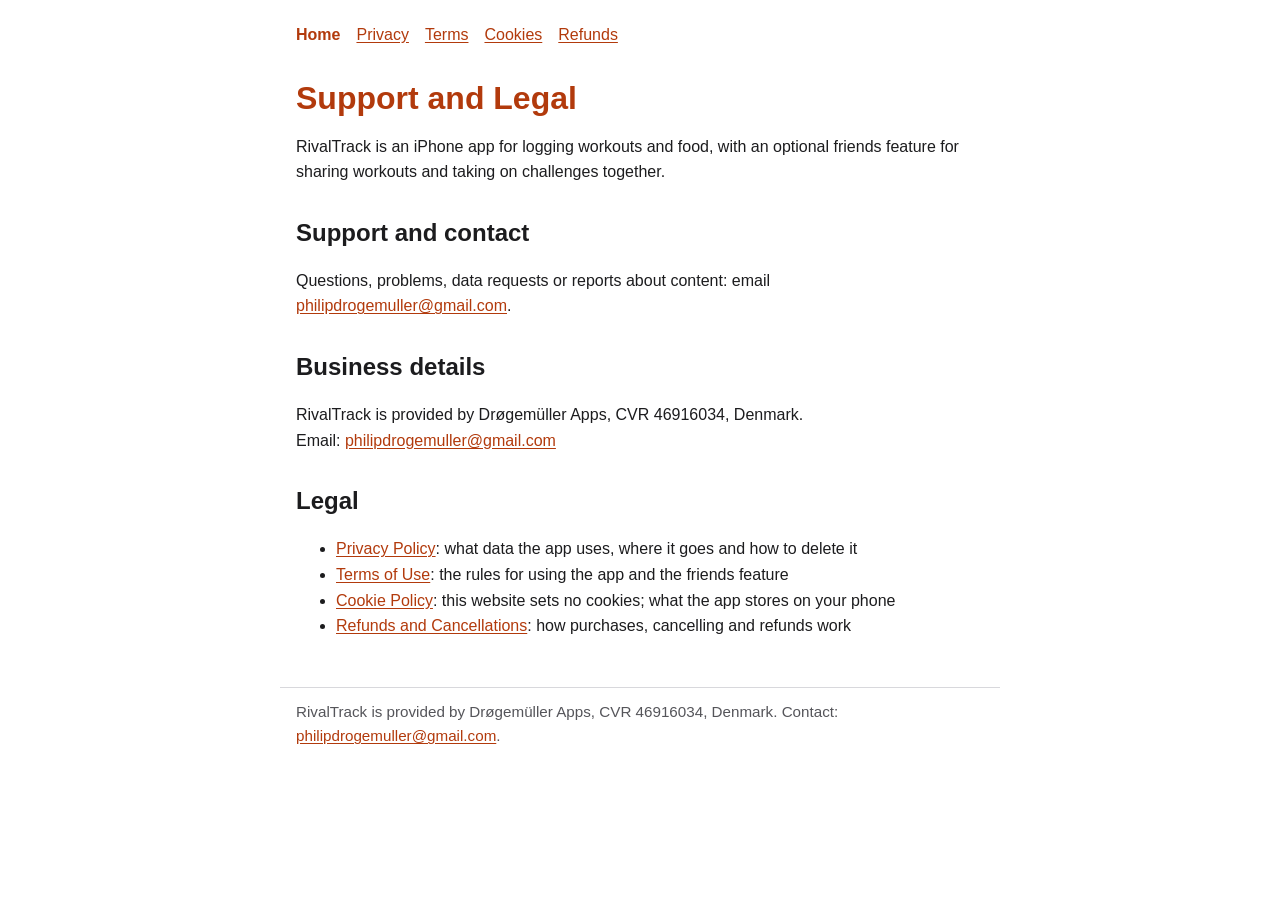
<file: index.html>
<!doctype html>
<html lang="en">
<head>
<meta charset="utf-8">
<meta name="viewport" content="width=device-width, initial-scale=1">
<title>Support and Legal · RivalTrack</title>
<meta name="description" content="RivalTrack: workout and food logging with friends. Support, business details and legal pages.">
<link rel="stylesheet" href="style.css">
</head>
<body>
<a class="skip" href="#main">Skip to content</a>
<header>
<nav aria-label="Main">
<ul>
<li><a href="index.html" aria-current="page">Home</a></li>
<li><a href="privacy.html">Privacy</a></li>
<li><a href="terms.html">Terms</a></li>
<li><a href="cookies.html">Cookies</a></li>
<li><a href="refunds.html">Refunds</a></li>
</ul>
</nav>
</header>
<main id="main" tabindex="-1">
<h1>Support and Legal</h1>
<p>RivalTrack is an iPhone app for logging workouts and food, with an optional friends feature for sharing workouts and taking on challenges together.</p>

<h2>Support and contact</h2>
<p>Questions, problems, data requests or reports about content: email <a href="mailto:philipdrogemuller@gmail.com">philipdrogemuller@gmail.com</a>.</p>

<h2>Business details</h2>
<p>RivalTrack is provided by Drøgemüller Apps, CVR 46916034, Denmark.<br>
Email: <a href="mailto:philipdrogemuller@gmail.com">philipdrogemuller@gmail.com</a></p>

<h2>Legal</h2>
<ul>
<li><a href="privacy.html">Privacy Policy</a>: what data the app uses, where it goes and how to delete it</li>
<li><a href="terms.html">Terms of Use</a>: the rules for using the app and the friends feature</li>
<li><a href="cookies.html">Cookie Policy</a>: this website sets no cookies; what the app stores on your phone</li>
<li><a href="refunds.html">Refunds and Cancellations</a>: how purchases, cancelling and refunds work</li>
</ul>
</main>
<footer>
<p>RivalTrack is provided by Drøgemüller Apps, CVR 46916034, Denmark. Contact: <a href="mailto:philipdrogemuller@gmail.com">philipdrogemuller@gmail.com</a>.</p>
</footer>
</body>
</html>
</file>
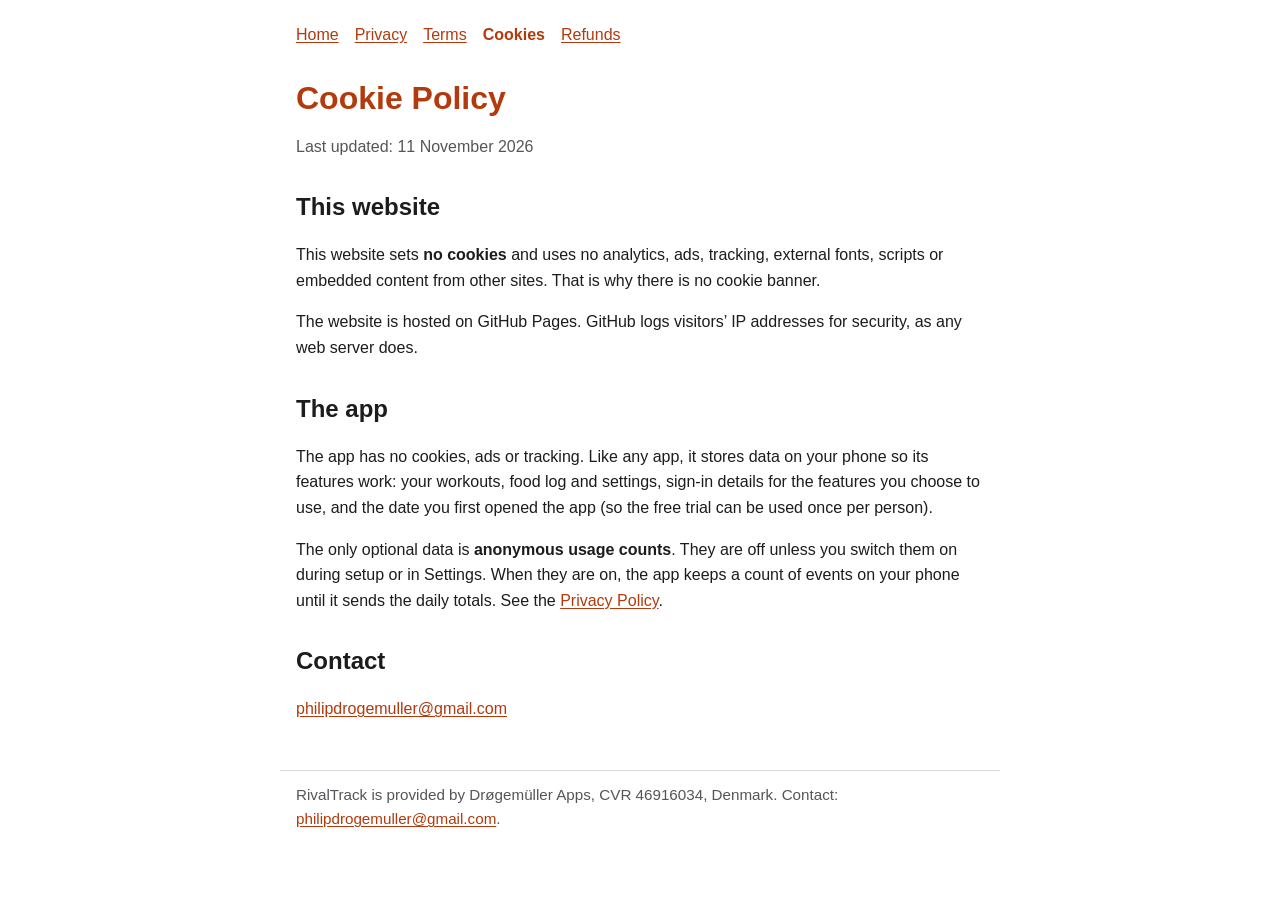
<file: cookies.html>
<!doctype html>
<html lang="en">
<head>
<meta charset="utf-8">
<meta name="viewport" content="width=device-width, initial-scale=1">
<title>Cookie Policy · RivalTrack</title>
<meta name="description" content="The RivalTrack website sets no cookies. What the app stores on your phone.">
<link rel="stylesheet" href="style.css">
</head>
<body>
<a class="skip" href="#main">Skip to content</a>
<header>
<nav aria-label="Main">
<ul>
<li><a href="index.html">Home</a></li>
<li><a href="privacy.html">Privacy</a></li>
<li><a href="terms.html">Terms</a></li>
<li><a href="cookies.html" aria-current="page">Cookies</a></li>
<li><a href="refunds.html">Refunds</a></li>
</ul>
</nav>
</header>
<main id="main" tabindex="-1">
<h1>Cookie Policy</h1>
<p class="updated">Last updated: 11 November 2026</p>

<h2 id="website">This website</h2>
<p>This website sets <strong>no cookies</strong> and uses no analytics, ads, tracking, external fonts, scripts or embedded content from other sites. That is why there is no cookie banner.</p>
<p>The website is hosted on GitHub Pages. GitHub logs visitors&rsquo; IP addresses for security, as any web server does.</p>

<h2 id="app">The app</h2>
<p>The app has no cookies, ads or tracking. Like any app, it stores data on your phone so its features work: your workouts, food log and settings, sign-in details for the features you choose to use, and the date you first opened the app (so the free trial can be used once per person).</p>
<p>The only optional data is <strong>anonymous usage counts</strong>. They are off unless you switch them on during setup or in Settings. When they are on, the app keeps a count of events on your phone until it sends the daily totals. See the <a href="privacy.html#usage">Privacy Policy</a>.</p>

<h2 id="contact">Contact</h2>
<p><a href="mailto:philipdrogemuller@gmail.com">philipdrogemuller@gmail.com</a></p>
</main>
<footer>
<p>RivalTrack is provided by Drøgemüller Apps, CVR 46916034, Denmark. Contact: <a href="mailto:philipdrogemuller@gmail.com">philipdrogemuller@gmail.com</a>.</p>
</footer>
</body>
</html>
</file>
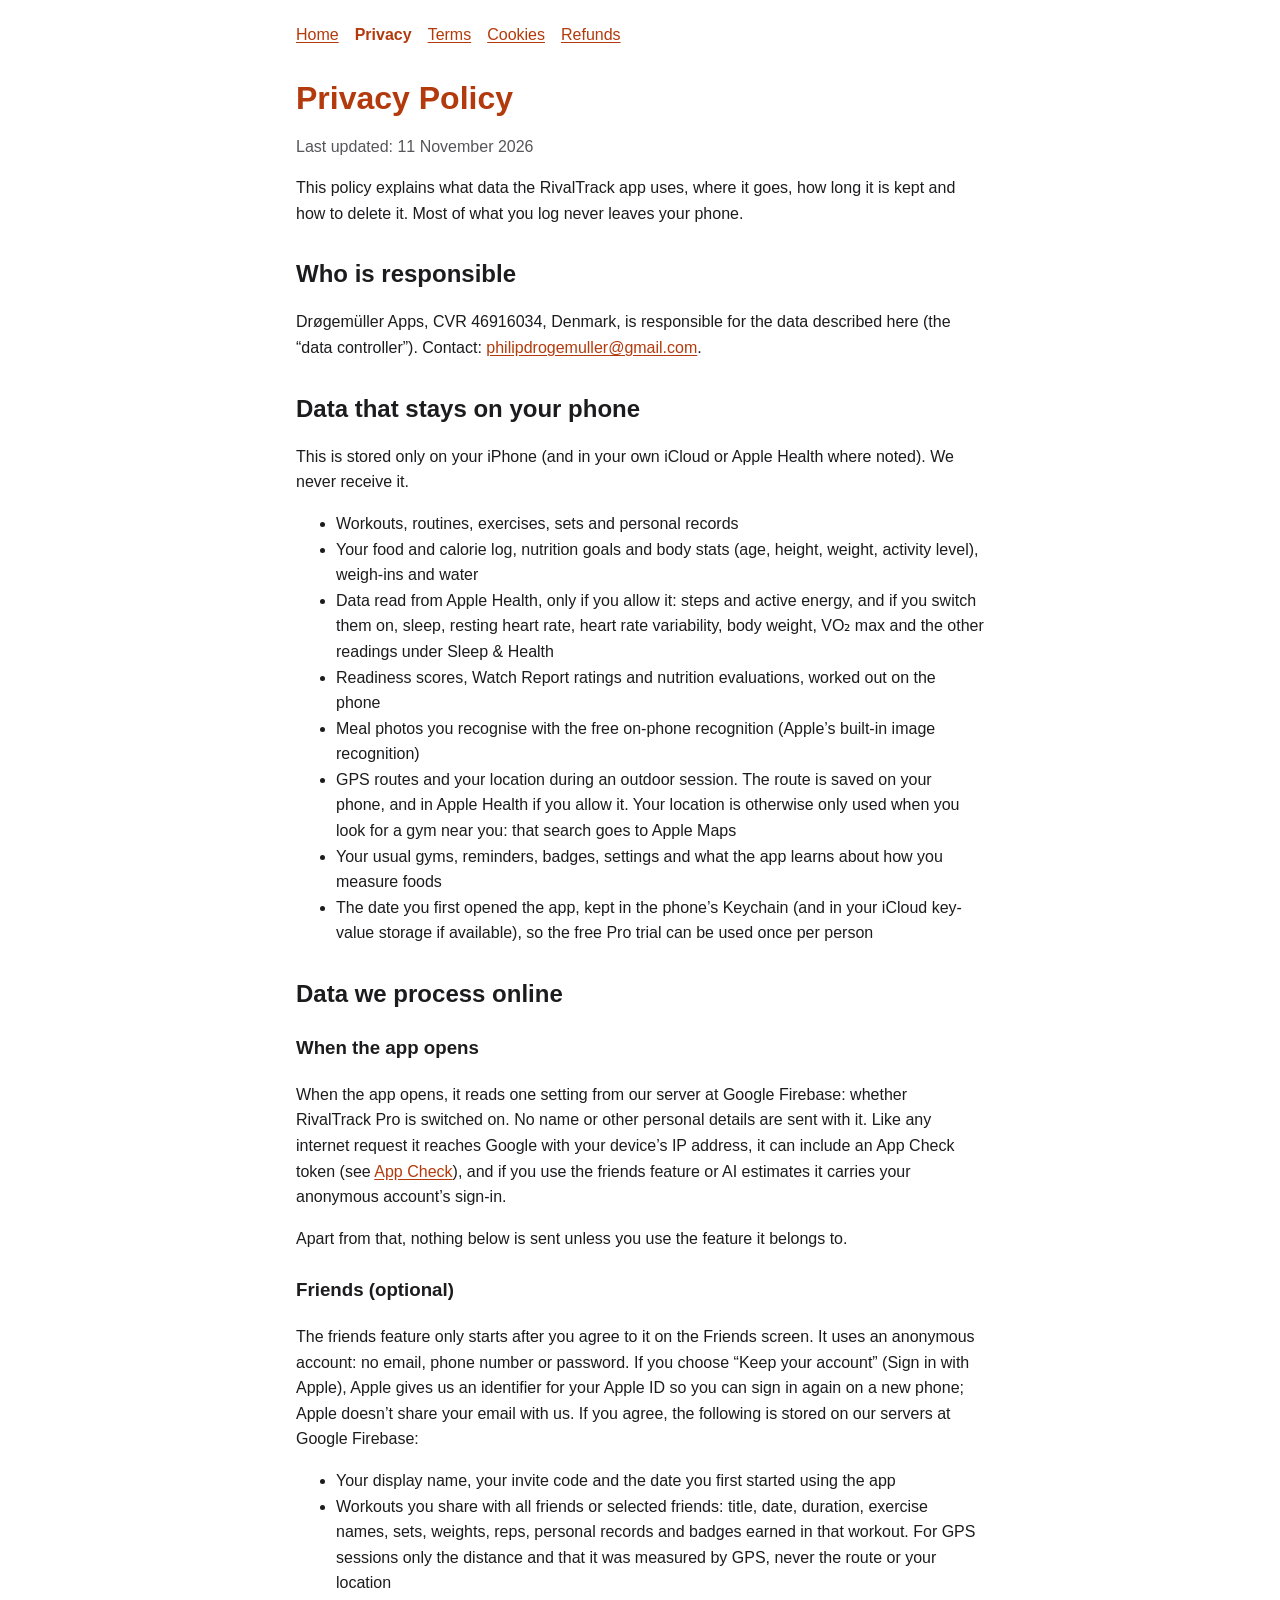
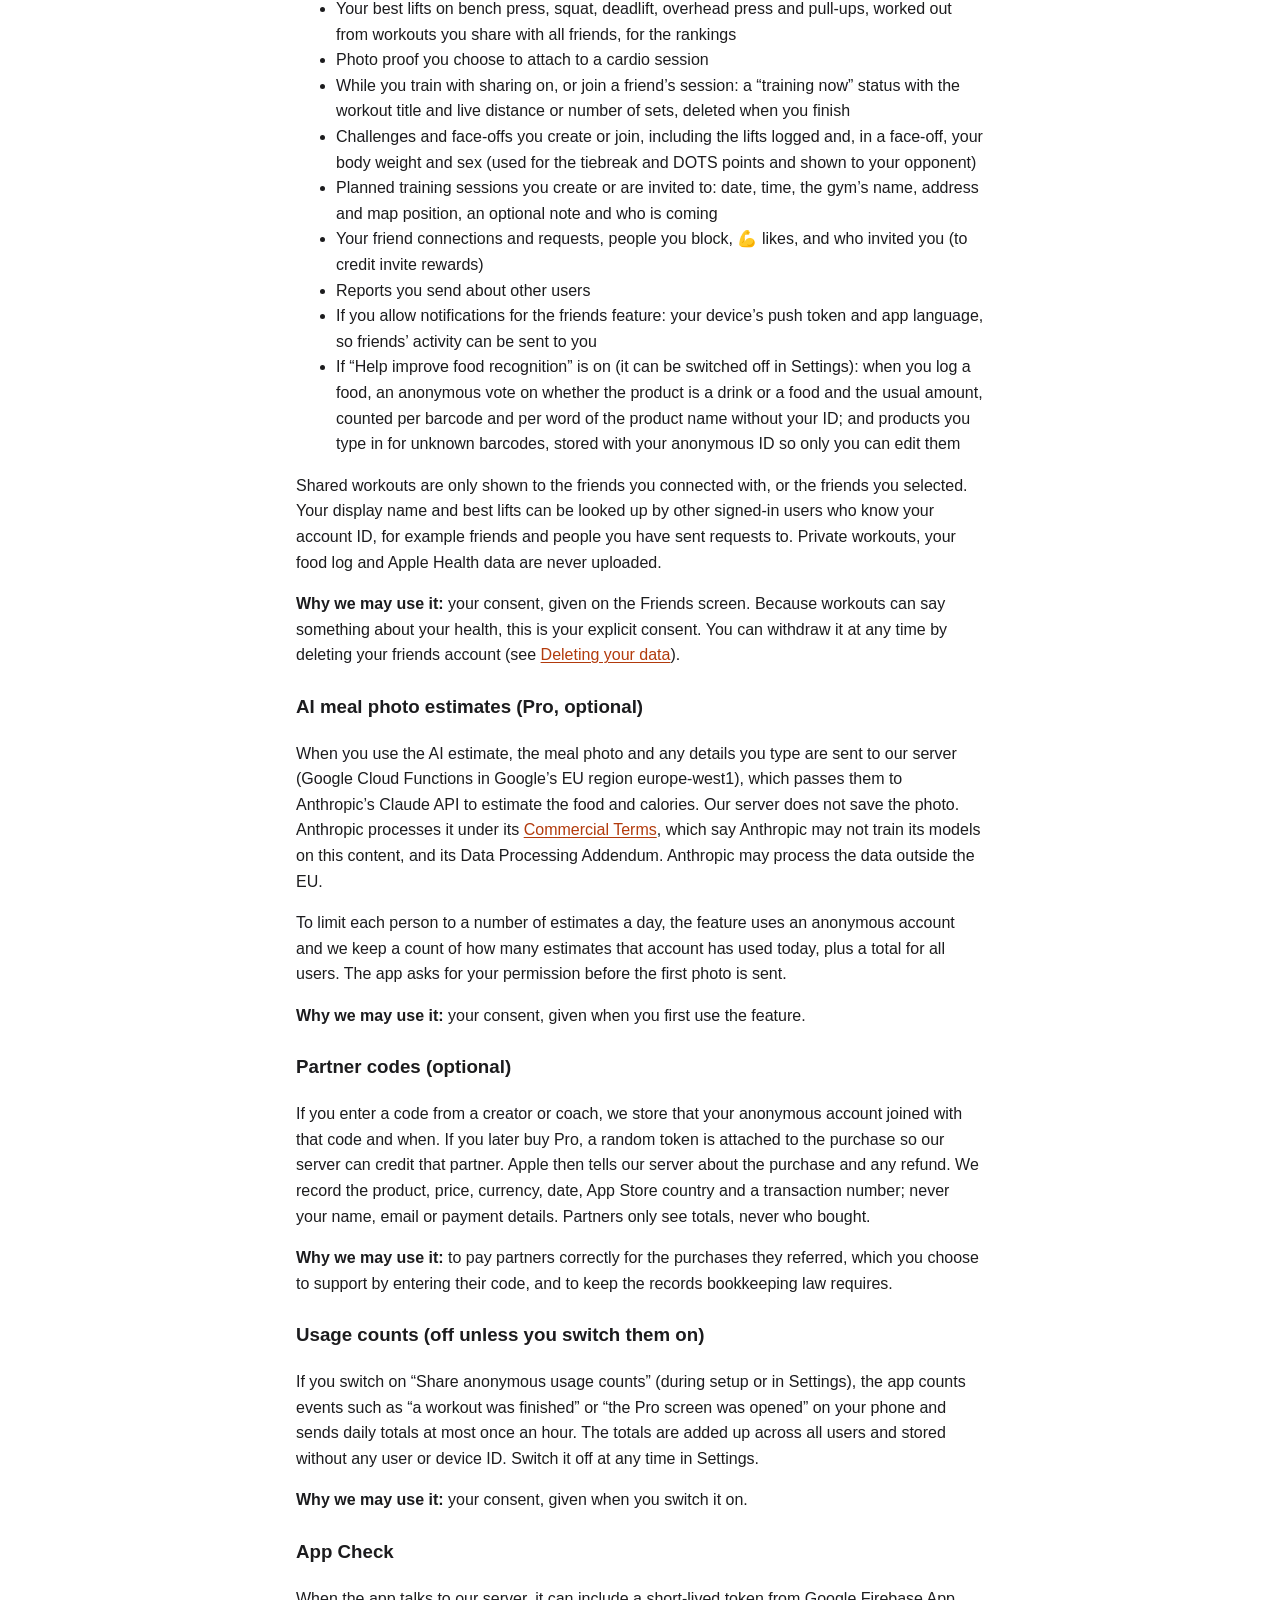
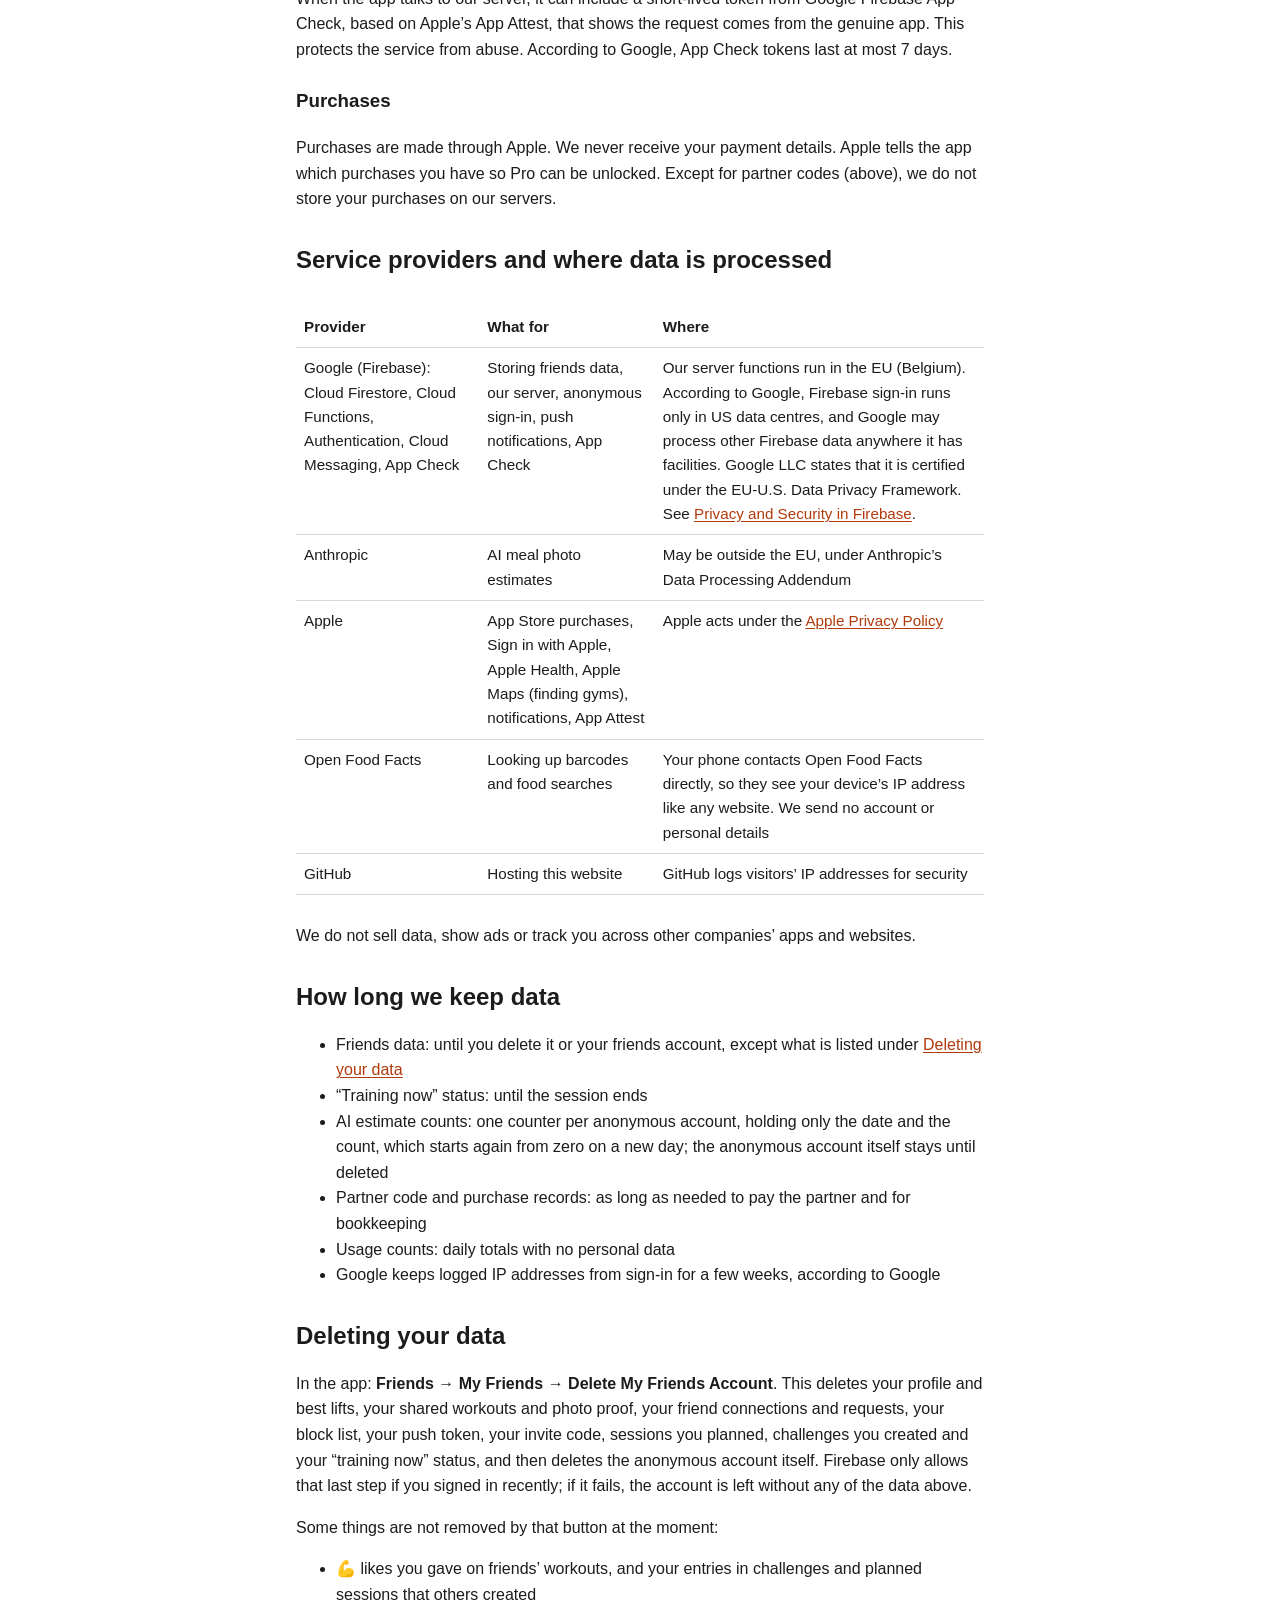
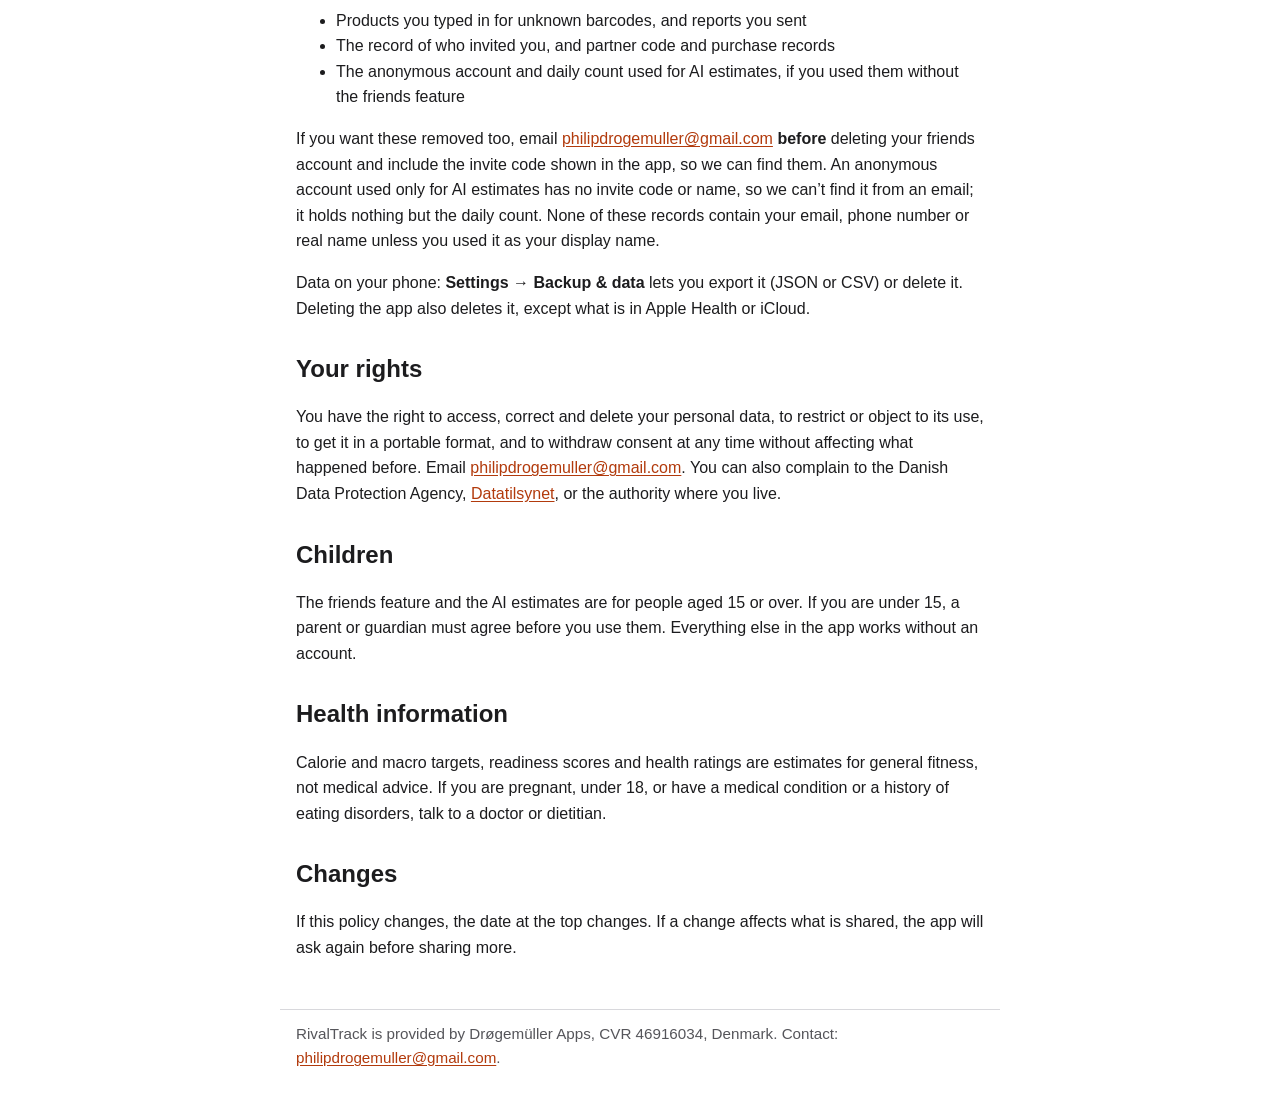
<file: privacy.html>
<!doctype html>
<html lang="en">
<head>
<meta charset="utf-8">
<meta name="viewport" content="width=device-width, initial-scale=1">
<title>Privacy Policy · RivalTrack</title>
<meta name="description" content="What data the RivalTrack app uses, where it goes, how long it is kept and how to delete it.">
<link rel="stylesheet" href="style.css">
</head>
<body>
<a class="skip" href="#main">Skip to content</a>
<header>
<nav aria-label="Main">
<ul>
<li><a href="index.html">Home</a></li>
<li><a href="privacy.html" aria-current="page">Privacy</a></li>
<li><a href="terms.html">Terms</a></li>
<li><a href="cookies.html">Cookies</a></li>
<li><a href="refunds.html">Refunds</a></li>
</ul>
</nav>
</header>
<main id="main" tabindex="-1">
<h1>Privacy Policy</h1>
<p class="updated">Last updated: 11 November 2026</p>

<p>This policy explains what data the RivalTrack app uses, where it goes, how long it is kept and how to delete it. Most of what you log never leaves your phone.</p>

<h2 id="who">Who is responsible</h2>
<p>Drøgemüller Apps, CVR 46916034, Denmark, is responsible for the data described here (the &ldquo;data controller&rdquo;). Contact: <a href="mailto:philipdrogemuller@gmail.com">philipdrogemuller@gmail.com</a>.</p>

<h2 id="phone">Data that stays on your phone</h2>
<p>This is stored only on your iPhone (and in your own iCloud or Apple Health where noted). We never receive it.</p>
<ul>
<li>Workouts, routines, exercises, sets and personal records</li>
<li>Your food and calorie log, nutrition goals and body stats (age, height, weight, activity level), weigh-ins and water</li>
<li>Data read from Apple Health, only if you allow it: steps and active energy, and if you switch them on, sleep, resting heart rate, heart rate variability, body weight, VO₂ max and the other readings under Sleep &amp; Health</li>
<li>Readiness scores, Watch Report ratings and nutrition evaluations, worked out on the phone</li>
<li>Meal photos you recognise with the free on-phone recognition (Apple&rsquo;s built-in image recognition)</li>
<li>GPS routes and your location during an outdoor session. The route is saved on your phone, and in Apple Health if you allow it. Your location is otherwise only used when you look for a gym near you: that search goes to Apple Maps</li>
<li>Your usual gyms, reminders, badges, settings and what the app learns about how you measure foods</li>
<li>The date you first opened the app, kept in the phone&rsquo;s Keychain (and in your iCloud key-value storage if available), so the free Pro trial can be used once per person</li>
</ul>

<h2 id="online">Data we process online</h2>

<h3 id="launch">When the app opens</h3>
<p>When the app opens, it reads one setting from our server at Google Firebase: whether RivalTrack Pro is switched on. No name or other personal details are sent with it. Like any internet request it reaches Google with your device&rsquo;s IP address, it can include an App Check token (see <a href="#appcheck">App Check</a>), and if you use the friends feature or AI estimates it carries your anonymous account&rsquo;s sign-in.</p>
<p>Apart from that, nothing below is sent unless you use the feature it belongs to.</p>

<h3 id="friends">Friends (optional)</h3>
<p>The friends feature only starts after you agree to it on the Friends screen. It uses an anonymous account: no email, phone number or password. If you choose &ldquo;Keep your account&rdquo; (Sign in with Apple), Apple gives us an identifier for your Apple ID so you can sign in again on a new phone; Apple doesn&rsquo;t share your email with us. If you agree, the following is stored on our servers at Google Firebase:</p>
<ul>
<li>Your display name, your invite code and the date you first started using the app</li>
<li>Workouts you share with all friends or selected friends: title, date, duration, exercise names, sets, weights, reps, personal records and badges earned in that workout. For GPS sessions only the distance and that it was measured by GPS, never the route or your location</li>
<li>Your best lifts on bench press, squat, deadlift, overhead press and pull-ups, worked out from workouts you share with all friends, for the rankings</li>
<li>Photo proof you choose to attach to a cardio session</li>
<li>While you train with sharing on, or join a friend&rsquo;s session: a &ldquo;training now&rdquo; status with the workout title and live distance or number of sets, deleted when you finish</li>
<li>Challenges and face-offs you create or join, including the lifts logged and, in a face-off, your body weight and sex (used for the tiebreak and DOTS points and shown to your opponent)</li>
<li>Planned training sessions you create or are invited to: date, time, the gym&rsquo;s name, address and map position, an optional note and who is coming</li>
<li>Your friend connections and requests, people you block, 💪 likes, and who invited you (to credit invite rewards)</li>
<li>Reports you send about other users</li>
<li>If you allow notifications for the friends feature: your device&rsquo;s push token and app language, so friends&rsquo; activity can be sent to you</li>
<li>If &ldquo;Help improve food recognition&rdquo; is on (it can be switched off in Settings): when you log a food, an anonymous vote on whether the product is a drink or a food and the usual amount, counted per barcode and per word of the product name without your ID; and products you type in for unknown barcodes, stored with your anonymous ID so only you can edit them</li>
</ul>
<p>Shared workouts are only shown to the friends you connected with, or the friends you selected. Your display name and best lifts can be looked up by other signed-in users who know your account ID, for example friends and people you have sent requests to. Private workouts, your food log and Apple Health data are never uploaded.</p>
<p><strong>Why we may use it:</strong> your consent, given on the Friends screen. Because workouts can say something about your health, this is your explicit consent. You can withdraw it at any time by deleting your friends account (see <a href="#delete">Deleting your data</a>).</p>

<h3 id="ai">AI meal photo estimates (Pro, optional)</h3>
<p>When you use the AI estimate, the meal photo and any details you type are sent to our server (Google Cloud Functions in Google&rsquo;s EU region europe-west1), which passes them to Anthropic&rsquo;s Claude API to estimate the food and calories. Our server does not save the photo. Anthropic processes it under its <a href="https://www.anthropic.com/legal/commercial-terms">Commercial Terms</a>, which say Anthropic may not train its models on this content, and its Data Processing Addendum. Anthropic may process the data outside the EU.</p>
<p>To limit each person to a number of estimates a day, the feature uses an anonymous account and we keep a count of how many estimates that account has used today, plus a total for all users. The app asks for your permission before the first photo is sent.</p>
<p><strong>Why we may use it:</strong> your consent, given when you first use the feature.</p>

<h3 id="partners">Partner codes (optional)</h3>
<p>If you enter a code from a creator or coach, we store that your anonymous account joined with that code and when. If you later buy Pro, a random token is attached to the purchase so our server can credit that partner. Apple then tells our server about the purchase and any refund. We record the product, price, currency, date, App Store country and a transaction number; never your name, email or payment details. Partners only see totals, never who bought.</p>
<p><strong>Why we may use it:</strong> to pay partners correctly for the purchases they referred, which you choose to support by entering their code, and to keep the records bookkeeping law requires.</p>

<h3 id="usage">Usage counts (off unless you switch them on)</h3>
<p>If you switch on &ldquo;Share anonymous usage counts&rdquo; (during setup or in Settings), the app counts events such as &ldquo;a workout was finished&rdquo; or &ldquo;the Pro screen was opened&rdquo; on your phone and sends daily totals at most once an hour. The totals are added up across all users and stored without any user or device ID. Switch it off at any time in Settings.</p>
<p><strong>Why we may use it:</strong> your consent, given when you switch it on.</p>

<h3 id="appcheck">App Check</h3>
<p>When the app talks to our server, it can include a short-lived token from Google Firebase App Check, based on Apple&rsquo;s App Attest, that shows the request comes from the genuine app. This protects the service from abuse. According to Google, App Check tokens last at most 7 days.</p>

<h3 id="purchases">Purchases</h3>
<p>Purchases are made through Apple. We never receive your payment details. Apple tells the app which purchases you have so Pro can be unlocked. Except for partner codes (above), we do not store your purchases on our servers.</p>

<h2 id="providers">Service providers and where data is processed</h2>
<div class="table-wrap">
<table>
<caption class="visually-hidden">Service providers</caption>
<thead><tr><th scope="col">Provider</th><th scope="col">What for</th><th scope="col">Where</th></tr></thead>
<tbody>
<tr><td>Google (Firebase): Cloud Firestore, Cloud Functions, Authentication, Cloud Messaging, App Check</td><td>Storing friends data, our server, anonymous sign-in, push notifications, App Check</td><td>Our server functions run in the EU (Belgium). According to Google, Firebase sign-in runs only in US data centres, and Google may process other Firebase data anywhere it has facilities. Google LLC states that it is certified under the EU-U.S. Data Privacy Framework. See <a href="https://firebase.google.com/support/privacy">Privacy and Security in Firebase</a>.</td></tr>
<tr><td>Anthropic</td><td>AI meal photo estimates</td><td>May be outside the EU, under Anthropic&rsquo;s Data Processing Addendum</td></tr>
<tr><td>Apple</td><td>App Store purchases, Sign in with Apple, Apple Health, Apple Maps (finding gyms), notifications, App Attest</td><td>Apple acts under the <a href="https://www.apple.com/legal/privacy/">Apple Privacy Policy</a></td></tr>
<tr><td>Open Food Facts</td><td>Looking up barcodes and food searches</td><td>Your phone contacts Open Food Facts directly, so they see your device&rsquo;s IP address like any website. We send no account or personal details</td></tr>
<tr><td>GitHub</td><td>Hosting this website</td><td>GitHub logs visitors&rsquo; IP addresses for security</td></tr>
</tbody>
</table>
</div>
<p>We do not sell data, show ads or track you across other companies&rsquo; apps and websites.</p>

<h2 id="retention">How long we keep data</h2>
<ul>
<li>Friends data: until you delete it or your friends account, except what is listed under <a href="#delete">Deleting your data</a></li>
<li>&ldquo;Training now&rdquo; status: until the session ends</li>
<li>AI estimate counts: one counter per anonymous account, holding only the date and the count, which starts again from zero on a new day; the anonymous account itself stays until deleted</li>
<li>Partner code and purchase records: as long as needed to pay the partner and for bookkeeping</li>
<li>Usage counts: daily totals with no personal data</li>
<li>Google keeps logged IP addresses from sign-in for a few weeks, according to Google</li>
</ul>

<h2 id="delete">Deleting your data</h2>
<p>In the app: <strong>Friends → My Friends → Delete My Friends Account</strong>. This deletes your profile and best lifts, your shared workouts and photo proof, your friend connections and requests, your block list, your push token, your invite code, sessions you planned, challenges you created and your &ldquo;training now&rdquo; status, and then deletes the anonymous account itself. Firebase only allows that last step if you signed in recently; if it fails, the account is left without any of the data above.</p>
<p>Some things are not removed by that button at the moment:</p>
<ul>
<li>💪 likes you gave on friends&rsquo; workouts, and your entries in challenges and planned sessions that others created</li>
<li>Products you typed in for unknown barcodes, and reports you sent</li>
<li>The record of who invited you, and partner code and purchase records</li>
<li>The anonymous account and daily count used for AI estimates, if you used them without the friends feature</li>
</ul>
<p>If you want these removed too, email <a href="mailto:philipdrogemuller@gmail.com">philipdrogemuller@gmail.com</a> <strong>before</strong> deleting your friends account and include the invite code shown in the app, so we can find them. An anonymous account used only for AI estimates has no invite code or name, so we can&rsquo;t find it from an email; it holds nothing but the daily count. None of these records contain your email, phone number or real name unless you used it as your display name.</p>
<p>Data on your phone: <strong>Settings → Backup &amp; data</strong> lets you export it (JSON or CSV) or delete it. Deleting the app also deletes it, except what is in Apple Health or iCloud.</p>

<h2 id="rights">Your rights</h2>
<p>You have the right to access, correct and delete your personal data, to restrict or object to its use, to get it in a portable format, and to withdraw consent at any time without affecting what happened before. Email <a href="mailto:philipdrogemuller@gmail.com">philipdrogemuller@gmail.com</a>. You can also complain to the Danish Data Protection Agency, <a href="https://www.datatilsynet.dk">Datatilsynet</a>, or the authority where you live.</p>

<h2 id="children">Children</h2>
<p>The friends feature and the AI estimates are for people aged 15 or over. If you are under 15, a parent or guardian must agree before you use them. Everything else in the app works without an account.</p>

<h2 id="health">Health information</h2>
<p>Calorie and macro targets, readiness scores and health ratings are estimates for general fitness, not medical advice. If you are pregnant, under 18, or have a medical condition or a history of eating disorders, talk to a doctor or dietitian.</p>

<h2 id="changes">Changes</h2>
<p>If this policy changes, the date at the top changes. If a change affects what is shared, the app will ask again before sharing more.</p>
</main>
<footer>
<p>RivalTrack is provided by Drøgemüller Apps, CVR 46916034, Denmark. Contact: <a href="mailto:philipdrogemuller@gmail.com">philipdrogemuller@gmail.com</a>.</p>
</footer>
</body>
</html>
</file>
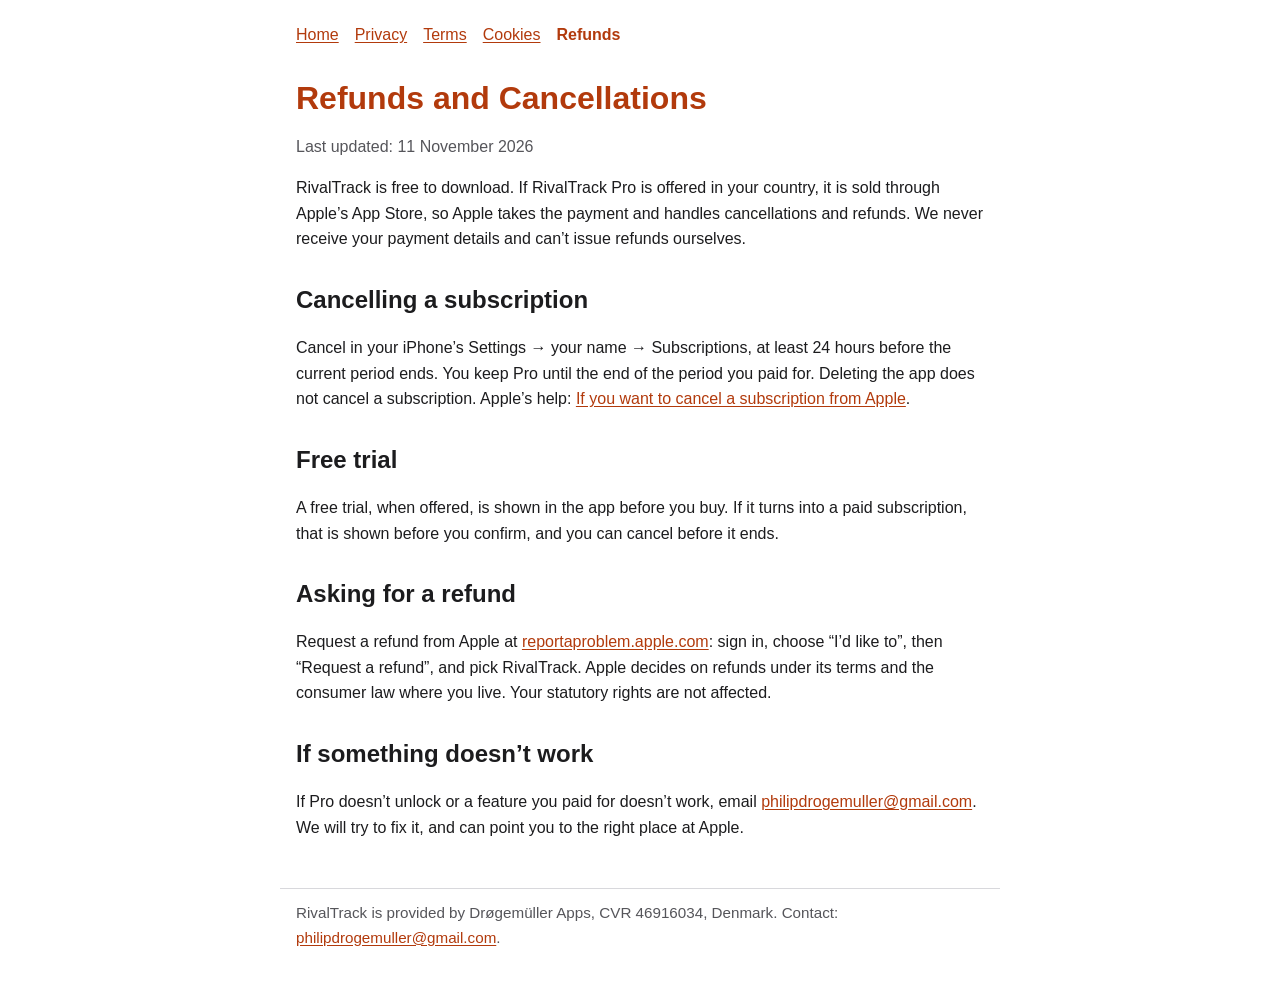
<file: refunds.html>
<!doctype html>
<html lang="en">
<head>
<meta charset="utf-8">
<meta name="viewport" content="width=device-width, initial-scale=1">
<title>Refunds and Cancellations · RivalTrack</title>
<meta name="description" content="How RivalTrack Pro purchases, cancellations and refunds work.">
<link rel="stylesheet" href="style.css">
</head>
<body>
<a class="skip" href="#main">Skip to content</a>
<header>
<nav aria-label="Main">
<ul>
<li><a href="index.html">Home</a></li>
<li><a href="privacy.html">Privacy</a></li>
<li><a href="terms.html">Terms</a></li>
<li><a href="cookies.html">Cookies</a></li>
<li><a href="refunds.html" aria-current="page">Refunds</a></li>
</ul>
</nav>
</header>
<main id="main" tabindex="-1">
<h1>Refunds and Cancellations</h1>
<p class="updated">Last updated: 11 November 2026</p>

<p>RivalTrack is free to download. If RivalTrack Pro is offered in your country, it is sold through Apple&rsquo;s App Store, so Apple takes the payment and handles cancellations and refunds. We never receive your payment details and can&rsquo;t issue refunds ourselves.</p>

<h2 id="cancel">Cancelling a subscription</h2>
<p>Cancel in your iPhone&rsquo;s Settings → your name → Subscriptions, at least 24 hours before the current period ends. You keep Pro until the end of the period you paid for. Deleting the app does not cancel a subscription. Apple&rsquo;s help: <a href="https://support.apple.com/en-us/118428">If you want to cancel a subscription from Apple</a>.</p>

<h2 id="trial">Free trial</h2>
<p>A free trial, when offered, is shown in the app before you buy. If it turns into a paid subscription, that is shown before you confirm, and you can cancel before it ends.</p>

<h2 id="refund">Asking for a refund</h2>
<p>Request a refund from Apple at <a href="https://reportaproblem.apple.com">reportaproblem.apple.com</a>: sign in, choose &ldquo;I&rsquo;d like to&rdquo;, then &ldquo;Request a refund&rdquo;, and pick RivalTrack. Apple decides on refunds under its terms and the consumer law where you live. Your statutory rights are not affected.</p>

<h2 id="problems">If something doesn&rsquo;t work</h2>
<p>If Pro doesn&rsquo;t unlock or a feature you paid for doesn&rsquo;t work, email <a href="mailto:philipdrogemuller@gmail.com">philipdrogemuller@gmail.com</a>. We will try to fix it, and can point you to the right place at Apple.</p>
</main>
<footer>
<p>RivalTrack is provided by Drøgemüller Apps, CVR 46916034, Denmark. Contact: <a href="mailto:philipdrogemuller@gmail.com">philipdrogemuller@gmail.com</a>.</p>
</footer>
</body>
</html>
</file>
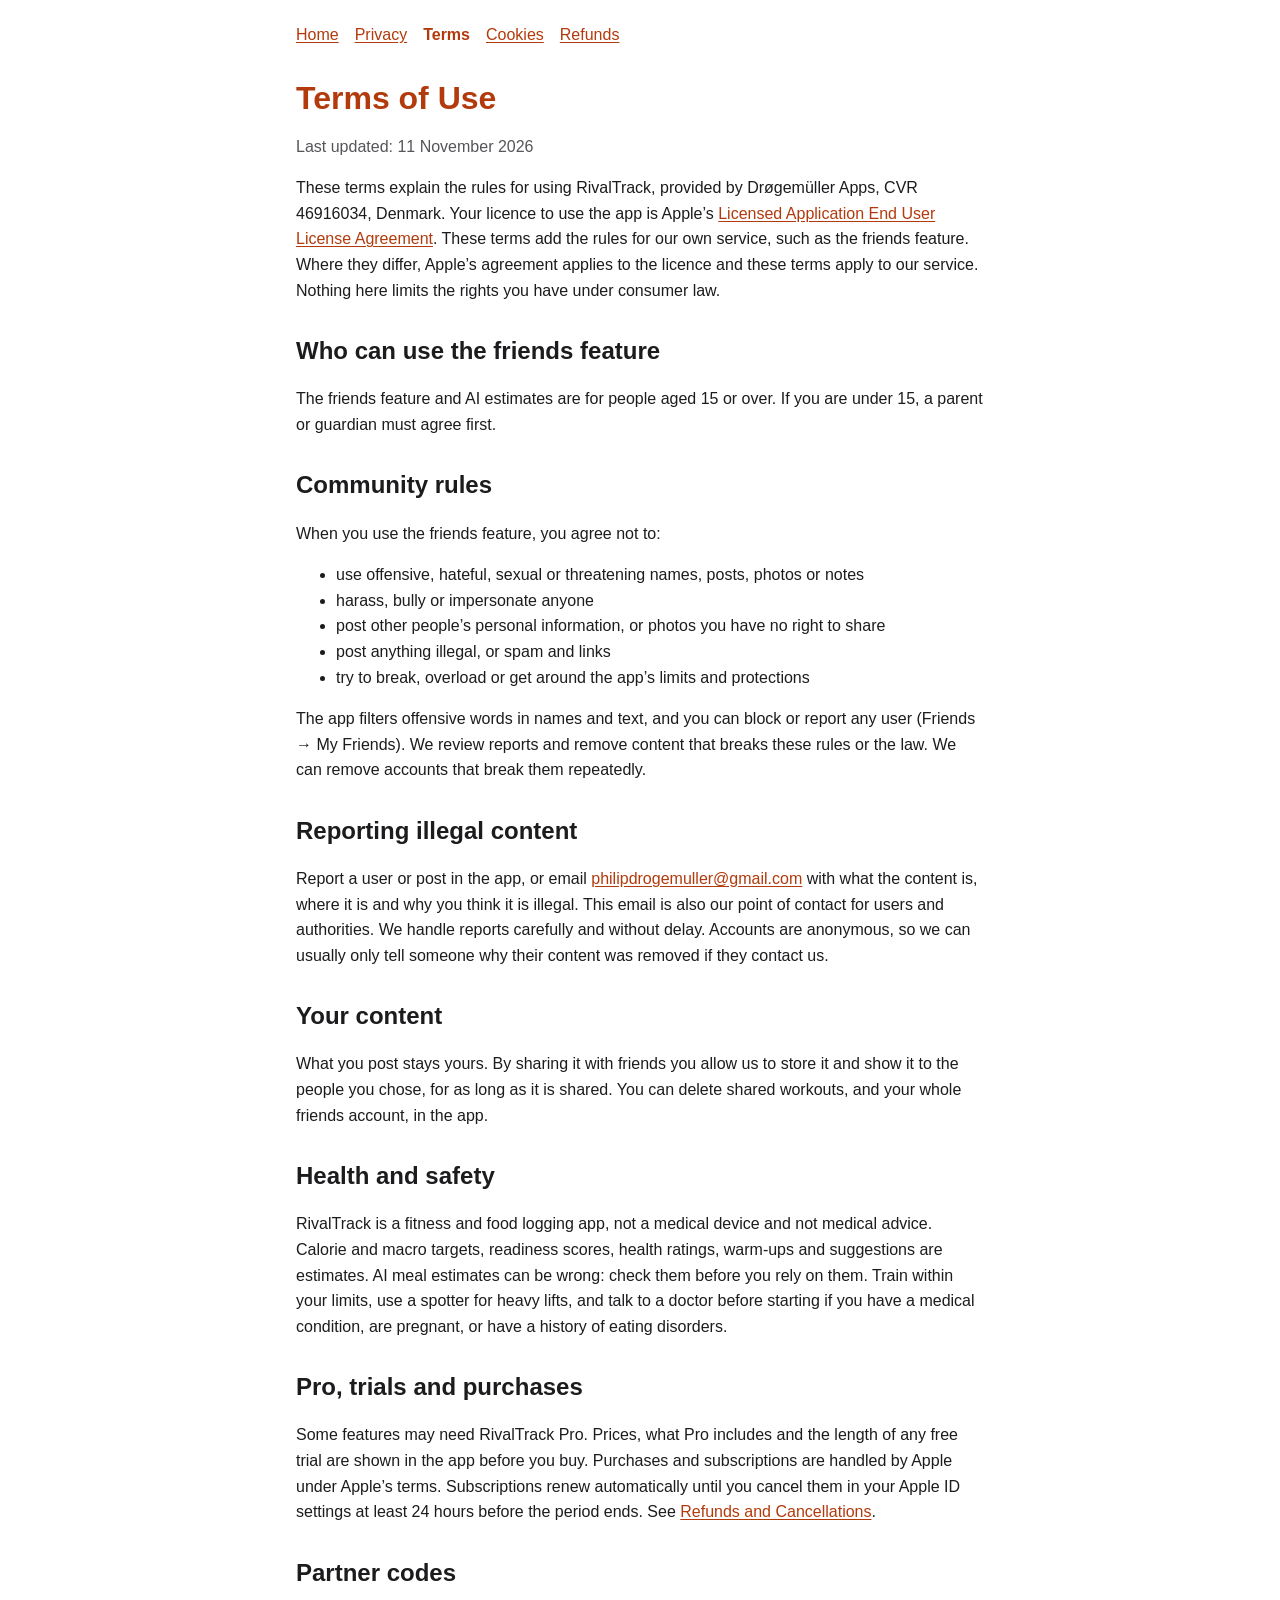
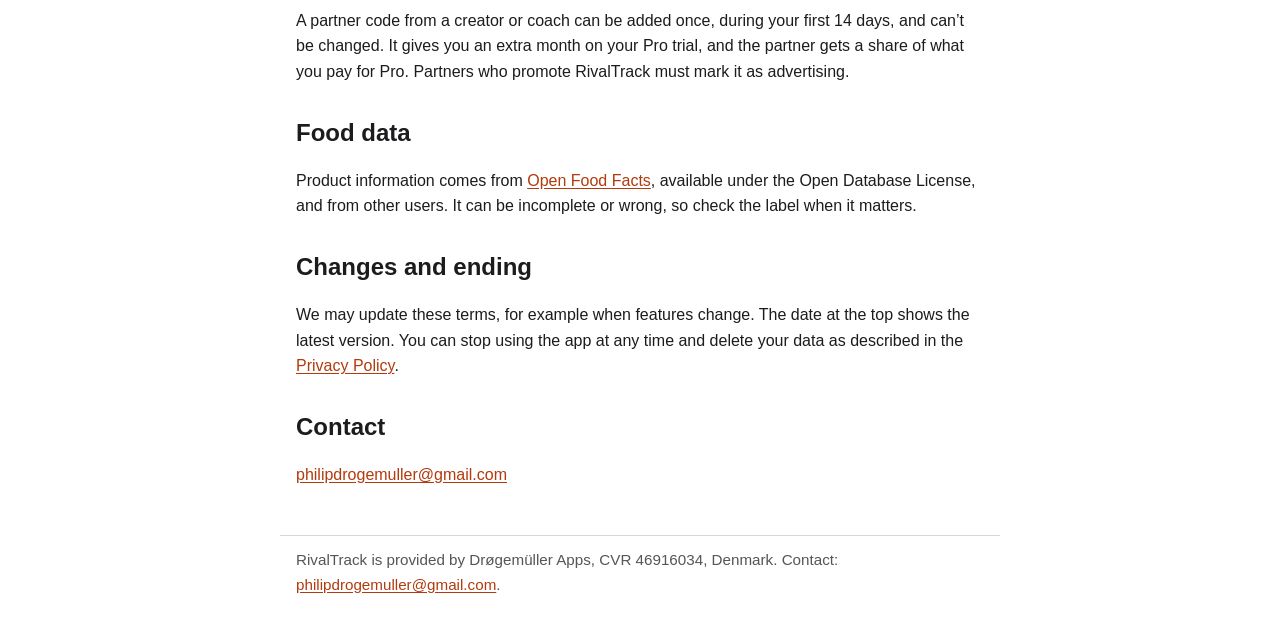
<file: terms.html>
<!doctype html>
<html lang="en">
<head>
<meta charset="utf-8">
<meta name="viewport" content="width=device-width, initial-scale=1">
<title>Terms of Use · RivalTrack</title>
<meta name="description" content="The rules for using RivalTrack and its friends feature.">
<link rel="stylesheet" href="style.css">
</head>
<body>
<a class="skip" href="#main">Skip to content</a>
<header>
<nav aria-label="Main">
<ul>
<li><a href="index.html">Home</a></li>
<li><a href="privacy.html">Privacy</a></li>
<li><a href="terms.html" aria-current="page">Terms</a></li>
<li><a href="cookies.html">Cookies</a></li>
<li><a href="refunds.html">Refunds</a></li>
</ul>
</nav>
</header>
<main id="main" tabindex="-1">
<h1>Terms of Use</h1>
<p class="updated">Last updated: 11 November 2026</p>

<p>These terms explain the rules for using RivalTrack, provided by Drøgemüller Apps, CVR 46916034, Denmark. Your licence to use the app is Apple&rsquo;s <a href="https://www.apple.com/legal/internet-services/itunes/dev/stdeula/">Licensed Application End User License Agreement</a>. These terms add the rules for our own service, such as the friends feature. Where they differ, Apple&rsquo;s agreement applies to the licence and these terms apply to our service. Nothing here limits the rights you have under consumer law.</p>

<h2 id="age">Who can use the friends feature</h2>
<p>The friends feature and AI estimates are for people aged 15 or over. If you are under 15, a parent or guardian must agree first.</p>

<h2 id="rules">Community rules</h2>
<p>When you use the friends feature, you agree not to:</p>
<ul>
<li>use offensive, hateful, sexual or threatening names, posts, photos or notes</li>
<li>harass, bully or impersonate anyone</li>
<li>post other people&rsquo;s personal information, or photos you have no right to share</li>
<li>post anything illegal, or spam and links</li>
<li>try to break, overload or get around the app&rsquo;s limits and protections</li>
</ul>
<p>The app filters offensive words in names and text, and you can block or report any user (Friends → My Friends). We review reports and remove content that breaks these rules or the law. We can remove accounts that break them repeatedly.</p>

<h2 id="report">Reporting illegal content</h2>
<p>Report a user or post in the app, or email <a href="mailto:philipdrogemuller@gmail.com">philipdrogemuller@gmail.com</a> with what the content is, where it is and why you think it is illegal. This email is also our point of contact for users and authorities. We handle reports carefully and without delay. Accounts are anonymous, so we can usually only tell someone why their content was removed if they contact us.</p>

<h2 id="content">Your content</h2>
<p>What you post stays yours. By sharing it with friends you allow us to store it and show it to the people you chose, for as long as it is shared. You can delete shared workouts, and your whole friends account, in the app.</p>

<h2 id="health">Health and safety</h2>
<p>RivalTrack is a fitness and food logging app, not a medical device and not medical advice. Calorie and macro targets, readiness scores, health ratings, warm-ups and suggestions are estimates. AI meal estimates can be wrong: check them before you rely on them. Train within your limits, use a spotter for heavy lifts, and talk to a doctor before starting if you have a medical condition, are pregnant, or have a history of eating disorders.</p>

<h2 id="pro">Pro, trials and purchases</h2>
<p>Some features may need RivalTrack Pro. Prices, what Pro includes and the length of any free trial are shown in the app before you buy. Purchases and subscriptions are handled by Apple under Apple&rsquo;s terms. Subscriptions renew automatically until you cancel them in your Apple ID settings at least 24 hours before the period ends. See <a href="refunds.html">Refunds and Cancellations</a>.</p>

<h2 id="partner-codes">Partner codes</h2>
<p>A partner code from a creator or coach can be added once, during your first 14 days, and can&rsquo;t be changed. It gives you an extra month on your Pro trial, and the partner gets a share of what you pay for Pro. Partners who promote RivalTrack must mark it as advertising.</p>

<h2 id="third-party">Food data</h2>
<p>Product information comes from <a href="https://world.openfoodfacts.org">Open Food Facts</a>, available under the Open Database License, and from other users. It can be incomplete or wrong, so check the label when it matters.</p>

<h2 id="changes">Changes and ending</h2>
<p>We may update these terms, for example when features change. The date at the top shows the latest version. You can stop using the app at any time and delete your data as described in the <a href="privacy.html#delete">Privacy Policy</a>.</p>

<h2 id="contact">Contact</h2>
<p><a href="mailto:philipdrogemuller@gmail.com">philipdrogemuller@gmail.com</a></p>
</main>
<footer>
<p>RivalTrack is provided by Drøgemüller Apps, CVR 46916034, Denmark. Contact: <a href="mailto:philipdrogemuller@gmail.com">philipdrogemuller@gmail.com</a>.</p>
</footer>
</body>
</html>
</file>
<file: style.css>
/* RivalTrack website. No external fonts, scripts or images: nothing loads from other sites. */
:root {
  --bg: #ffffff;
  --fg: #1c1c1e;
  --muted: #55555a;
  --accent: #b23a0c;      /* orange dark enough for text on white */
  --line: #d8d8dc;
  --focus: #0a58ca;
}
@media (prefers-color-scheme: dark) {
  :root {
    --bg: #0f0f12;
    --fg: #f2f2f7;
    --muted: #b4b4ba;
    --accent: #ff8a5c;
    --line: #3a3a40;
    --focus: #8ab4ff;
  }
}
* { box-sizing: border-box; }
html { -webkit-text-size-adjust: 100%; }
body {
  margin: 0;
  background: var(--bg);
  color: var(--fg);
  font: 1rem/1.6 -apple-system, BlinkMacSystemFont, "Segoe UI", Roboto, sans-serif;
}
.skip {
  position: absolute; left: -9999px; top: 0;
  background: var(--fg); color: var(--bg); padding: 8px 12px; z-index: 1;
}
.skip:focus { left: 8px; top: 8px; }
header, main, footer { max-width: 720px; margin: 0 auto; padding: 0 16px; }
header { padding-top: 16px; }
nav ul { list-style: none; margin: 0; padding: 0; display: flex; flex-wrap: wrap; gap: 4px 16px; }
nav a { display: inline-block; padding: 6px 0; }
nav a[aria-current="page"] { font-weight: 700; text-decoration: none; }
h1 { color: var(--accent); line-height: 1.25; margin: 24px 0 8px; }
h2 { margin-top: 32px; line-height: 1.3; }
h3 { margin-top: 24px; }
a { color: var(--accent); text-underline-offset: 2px; }
a:focus-visible { outline: 3px solid var(--focus); outline-offset: 2px; border-radius: 2px; }
.updated { color: var(--muted); }
table { width: 100%; border-collapse: collapse; margin: 12px 0; font-size: 0.95rem; }
th, td { text-align: left; vertical-align: top; padding: 8px; border-bottom: 1px solid var(--line); }
th { font-weight: 700; }
.table-wrap { overflow-x: auto; }
footer { margin-top: 48px; padding-bottom: 32px; border-top: 1px solid var(--line); color: var(--muted); font-size: 0.95rem; }
footer p { margin: 12px 0 0; }
.visually-hidden { position: absolute; width: 1px; height: 1px; overflow: hidden; clip: rect(0 0 0 0); white-space: nowrap; }
</file>
